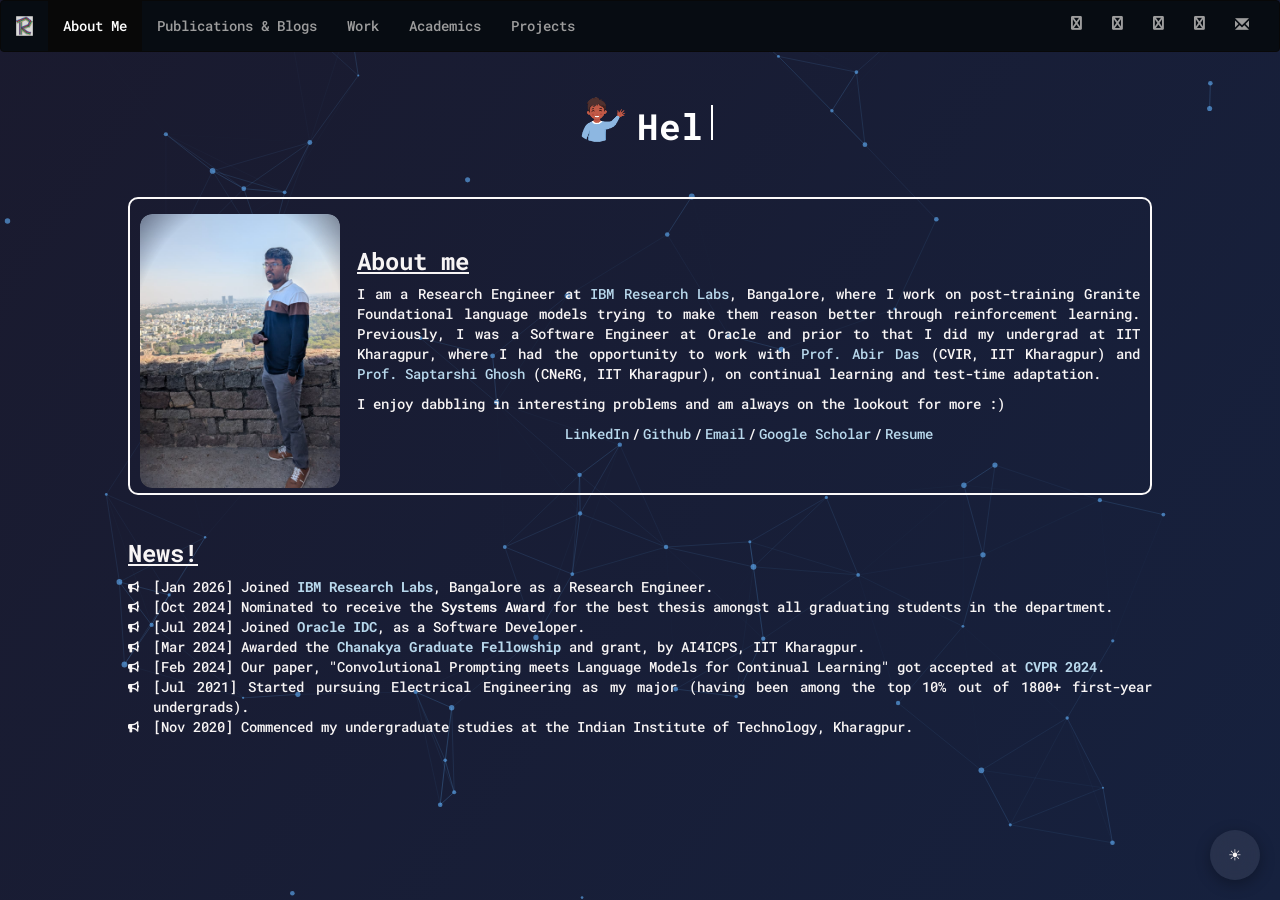
<file: index.html>
<html>
<head>
    <meta charset="utf-8">
    <meta http-equiv="X-UA-Compatible" content="IE=edge">
    <meta name="viewport" content="width=device-width, initial-scale=1, maximum-scale=1.0, userscalable=no">
	<title>Riddhiman Moulick</title>

	<link href="css/bootstrap.min.css" rel="stylesheet">
    <link href="css/my_styles.css" rel="stylesheet">
    <link rel="stylesheet" href="https://maxcdn.bootstrapcdn.com/font-awesome/4.4.0/css/font-awesome.min.css">
    <link rel="icon" href="./images/R_logo.png">
    <link rel="stylesheet" href="https://cdnjs.cloudflare.com/ajax/libs/font-awesome/6.0.0-beta3/css/all.min.css">
    <link rel="stylesheet" href="https://fonts.googleapis.com/css2?family=Roboto+Mono:wght@300;900&display=swap">
    <script src="js/jquery2-2-0.js"></script>
	<script src="js/bootstrap.min.js"></script>
  <script src="js/my_styles.js"></script>
    <script>
        $(function(){
            $("[data-toggle='tooltip']").tooltip();
        })
    </script>
</head>
<body>
    <!-- Network Background Canvas -->
    <canvas id="networkBg"></canvas>

    <nav id="main-nav" class="navbar navbar-inverse">  
        <div class="container-fluid">
            <div class="navbar-header">
              <button type="button" class="navbar-toggle" data-toggle="collapse" data-target=".bs-js-navbar-scrollspy">
              <span class="icon-bar"></span>
              <span class="icon-bar"></span>
              <span class="icon-bar"></span> 
              </button>
              <a class="navbar-brand" href="#">
                <img src="images/R_logo.png" class="logo" alt="logo">
              </a>
            </div>
        <div class="collapse navbar-collapse bs-js-navbar-scrollspy" id="myNavbar">
          <ul class="nav navbar-nav">
            <li class="active"><a href="#about">About Me</a></li>
            <li><a href="publications/publications.html">Publications & Blogs</a></li>
            <li><a href="experience/experience.html">Work</a></li>
            <li><a href="education/education.html">Academics</a></li>
            <li><a href="projects/projects.html">Projects</a></li>
            <!-- <li><a href="#hobbies">Hobbies</a></li> -->
          </ul>
          <ul class="nav navbar-nav navbar-right">
            <li><a href="https://www.linkedin.com/in/riddhiman-moulick-072354204/" target="_blank"><i class="fa fa-linkedin-square"></i></a></li>
            <li><a href="https://github.com/Riddhiman-M" target="_blank"><i class="fa fa-github"></i></a></li>
            <li><a href="https://twitter.com/Riddhiman003" target="_blank"><i class="fa fa-twitter-square"></i></a></li>
            <li><a href="https://www.facebook.com/riddhiman.moulick/" target="_blank"><i class="fa fa-facebook-official"></i></a></li>
            <li><a href="mailto: riddhimanmoulick@gmail.com"><span class="glyphicon glyphicon-envelope" ></span></a></li>
          </ul>            
          <!-- <form class="navbar-form navbar-right">
             <div class="form-group">
                 <input type="text" class="form-control" placeholder="Search">
             </div>
             <button type="submit" class="btn btn-danger">Submit</button>
              </form> -->
        </div>  
       </div>  
     </nav>


     <!-- <div data-spy="scroll" data-target="#main-nav" data-offset="0" style="height: 100%; overflow-y: scroll;"> -->
        <!-- Adding my name as page header-->
        <div class="typing-container">
          <img src="images/waving_boy_noBG.png" alt="waving-boy" height="60px">
          <h1><b> </b></h1>
          <h1><b><span id="sentence" class="sentence"></span></b></h1>
          <span class="input-cursor"></span>
        </div>
        <script>
          window.onload = function() {
            const sentence = "Hello World!";
            const eleRef = "#sentence";
            typeSentence(sentence, eleRef);
          };
        </script>
        <section id="about">
            <div class="about">
                <img class="self" src="images/self_hyd_profile.jpeg" alt="self" width="200px" id="Me">
                <div class="media">
                       <a class="pull-left" href="#">
                            <img class="self" src="images/self_hyd_profile.jpeg" alt="self" width="200px">
                       </a>
                    <div class="media-body">
                    <h3 class="mt-0"><b><u>About me</u></b></h3>
                    <p>
                      <!-- I'm a Research Engineer at <a href="https://research.ibm.com/" target="_blank">IBM Research Labs</a> in Bangalore,
                      where I work on making large language models reason better through reinforcement learning.
                      Before this, I spent time at Oracle building ML-powered developer tools.
                      I did my undergrad at IIT Kharagpur, where I got to explore continual learning and domain adaptation
                      with <a href="https://cse.iitkgp.ac.in/~adas/index.php">Prof. Abir Das</a> and
                      <a href="https://sites.google.com/site/saptarshighosh/">Prof. Saptarshi Ghosh</a>. -->
                      I am a Research Engineer at <a href="https://research.ibm.com/" target="_blank">IBM Research Labs</a>, Bangalore,
                      where I work on post-training Granite Foundational  language models trying to make them reason better through reinforcement learning.
                      
                      Previously, I was a Software Engineer at Oracle and prior to that I did my undergrad at IIT Kharagpur, where I had the opportunity to work with
                       <a href="https://cse.iitkgp.ac.in/~adas/index.php">Prof. Abir Das</a> (CVIR, IIT Kharagpur) and 
                       <a href="https://sites.google.com/site/saptarshighosh/">Prof. Saptarshi  Ghosh</a> (CNeRG, IIT Kharagpur),
                      on continual learning and test-time adaptation.
                    </p>
                        <!-- <p>I'm a final year undergraduate student at IIT Kharagpur,
                            pursuing my Major in Electrical Engineering and a Minor in Computer Science and Engineering.
                            I have a keen interest in programming, software development, and deep learning, 
                            with a strong inclination to explore the fields of multimodal AI and transferrable knowledge systems.
                        </p>
                        <p>
                          As part of my undergraduate thesis, I'm being supervised by <a href="https://cse.iitkgp.ac.in/~adas/index.php">Prof. Abir Das</a> (Computer Vision and Intelligence Research Lab, IIT Kharagpur),
                          where I'm working in the field of continual learning.
                        </p> -->
                        <p>
                          I enjoy dabbling in interesting problems and am always on the lookout for more :) <br>
                          <!-- Outside work I enjoy playing table-tennis, and watching and vibing over movies and music. -->
                          <!-- to chat about tech, ML, sports, stocks or movies! -->
                        </p>
                        <!-- <div class="button-container">
                          <a href="info/Riddhiman_Resume_23.pdf" target="_blank"><button type="button" class="btn btn-info">View Resume</button></a>
                        </div> -->
                        <p style="display: flex; justify-content: center;">
                          <a href="https://www.linkedin.com/in/riddhiman-moulick-072354204/" target="_blank"> LinkedIn </a>
                          <span style="padding: 0 3px;">/</span>
                          <a href="https://github.com/Riddhiman-M" target="_blank"> Github </a>
                          <span style="padding: 0 3px;">/</span>
                          <a href="mailto: riddhimanmoulick@gmail.com" target="_blank">Email</a>
                          <span style="padding: 0 3px;">/</span>
                          <a href="https://scholar.google.com/citations?user=LY-NpskAAAAJ&hl=en" target="_blank">Google Scholar</a>
                          <span style="padding: 0 3px;">/</span>
                          <a href="info/Resume_Riddhiman26.pdf" target="_blank">Resume</a>
                        </p>
                        <br>
                    </div>
                </div>
            </div>
        </section>

        <section id="notices">
            <!-- <div class="container"> -->
                <h3 class="bd-title top-spacing section-title"><b><u>News!</u></b></h3>
                <ul class="list-group">
                    <li><span class="date">[Jan 2026]</span> Joined <b><a href="https://research.ibm.com/" target="_blank">IBM Research Labs</a></b>, Bangalore as a Research Engineer.</li>
                    <li><span class="date">[Oct 2024]</span> Nominated to receive the <b>Systems Award</b> for the best thesis amongst all graduating students in the department.</li>
                    <li><span class="date">[Jul 2024]</span> Joined <b><a href="https://www.oracle.com/" target="_blank">Oracle IDC</a></b>, as a Software Developer.</li>
                    <li><span class="date">[Mar 2024]</span> Awarded the <b><a href="https://ai4icps.in/circulars" target="_blank">
                        Chanakya Graduate Fellowship</a></b> and grant, by AI4ICPS, IIT Kharagpur.</li>
                    <li><span class="date">[Feb 2024]</span> Our paper, "Convolutional Prompting meets Language Models for Continual Learning" got accepted at <b><a href="https://cvpr.thecvf.com/" target="_blank">CVPR 2024</a></b>.</li>
                    <li><span class="date">[Jul 2021]</span> Started pursuing Electrical Engineering as my major (having been among the top 10% out of 1800+ first-year undergrads).</li>
                    <li><span class="date">[Nov 2020]</span> Commenced my undergraduate studies at the Indian Institute of Technology, Kharagpur.</li>
                </ul>
                
            <!-- </div> -->
        </section>

        
        
     </div>
     <div class="footer1">
      <footer class="text-center text-lg-start">
      
        <!-- Copyright -->
        <div class="text-center p-3" style="background-color: rgba(17, 30, 12, 0.2);">
          <!-- © 2026 Copyright: -->
          <!-- <a class="text-dark" href="#">Riddhiman Moulick</a> -->
        </div>
        <!-- Copyright -->
      </footer>

    <!-- Theme Toggle Button -->
    <button class="theme-toggle" id="themeToggle" aria-label="Toggle theme">
        🌙
    </button>

    <script>
        // Theme Toggle
        const toggle = document.getElementById('themeToggle');
        const root = document.documentElement;

        const savedTheme = localStorage.getItem('theme') || 'dark';
        root.setAttribute('data-theme', savedTheme);
        toggle.textContent = savedTheme === 'light' ? '🌙' : '☀️';

        toggle.addEventListener('click', () => {
            const current = root.getAttribute('data-theme');
            const next = current === 'light' ? 'dark' : 'light';
            root.setAttribute('data-theme', next);
            localStorage.setItem('theme', next);
            toggle.textContent = next === 'light' ? '🌙' : '☀️';
        });

        // Network Background Animation
        const canvas = document.getElementById('networkBg');
        const ctx = canvas.getContext('2d');
        let particles = [];

        function resize() {
            canvas.width = window.innerWidth;
            canvas.height = window.innerHeight;
        }

        function getThemeColors() {
            const isLight = root.getAttribute('data-theme') === 'light';
            return {
                bg1: isLight ? '#667eea' : '#1a1a2e',
                bg2: isLight ? '#764ba2' : '#16213e',
                particle: isLight ? 'rgba(255,255,255,0.7)' : 'rgba(100,180,255,0.6)',
                line: isLight ? 'rgba(255,255,255,' : 'rgba(100,180,255,'
            };
        }

        class Particle {
            constructor() {
                this.x = Math.random() * canvas.width;
                this.y = Math.random() * canvas.height;
                this.vx = (Math.random() - 0.5) * 0.5;
                this.vy = (Math.random() - 0.5) * 0.5;
                this.radius = Math.random() * 2 + 1;
            }
            update() {
                this.x += this.vx;
                this.y += this.vy;
                if (this.x < 0 || this.x > canvas.width) this.vx *= -1;
                if (this.y < 0 || this.y > canvas.height) this.vy *= -1;
            }
            draw(color) {
                ctx.beginPath();
                ctx.arc(this.x, this.y, this.radius, 0, Math.PI * 2);
                ctx.fillStyle = color;
                ctx.fill();
            }
        }

        function init() {
            resize();
            particles = [];
            const count = Math.floor((canvas.width * canvas.height) / 15000);
            for (let i = 0; i < Math.min(count, 100); i++) {
                particles.push(new Particle());
            }
        }

        function drawLines(colors) {
            const maxDist = 150;
            for (let i = 0; i < particles.length; i++) {
                for (let j = i + 1; j < particles.length; j++) {
                    const dx = particles[i].x - particles[j].x;
                    const dy = particles[i].y - particles[j].y;
                    const dist = Math.sqrt(dx * dx + dy * dy);
                    if (dist < maxDist) {
                        const opacity = (1 - dist / maxDist) * 0.5;
                        ctx.beginPath();
                        ctx.moveTo(particles[i].x, particles[i].y);
                        ctx.lineTo(particles[j].x, particles[j].y);
                        ctx.strokeStyle = colors.line + opacity + ')';
                        ctx.lineWidth = 0.5;
                        ctx.stroke();
                    }
                }
            }
        }

        function animate() {
            const colors = getThemeColors();

            // Draw gradient background
            const gradient = ctx.createLinearGradient(0, 0, canvas.width, canvas.height);
            gradient.addColorStop(0, colors.bg1);
            gradient.addColorStop(1, colors.bg2);
            ctx.fillStyle = gradient;
            ctx.fillRect(0, 0, canvas.width, canvas.height);

            particles.forEach(p => {
                p.update();
                p.draw(colors.particle);
            });

            drawLines(colors);
            requestAnimationFrame(animate);
        }

        window.addEventListener('resize', init);
        init();
        animate();
    </script>

</body>
</html>
</file>
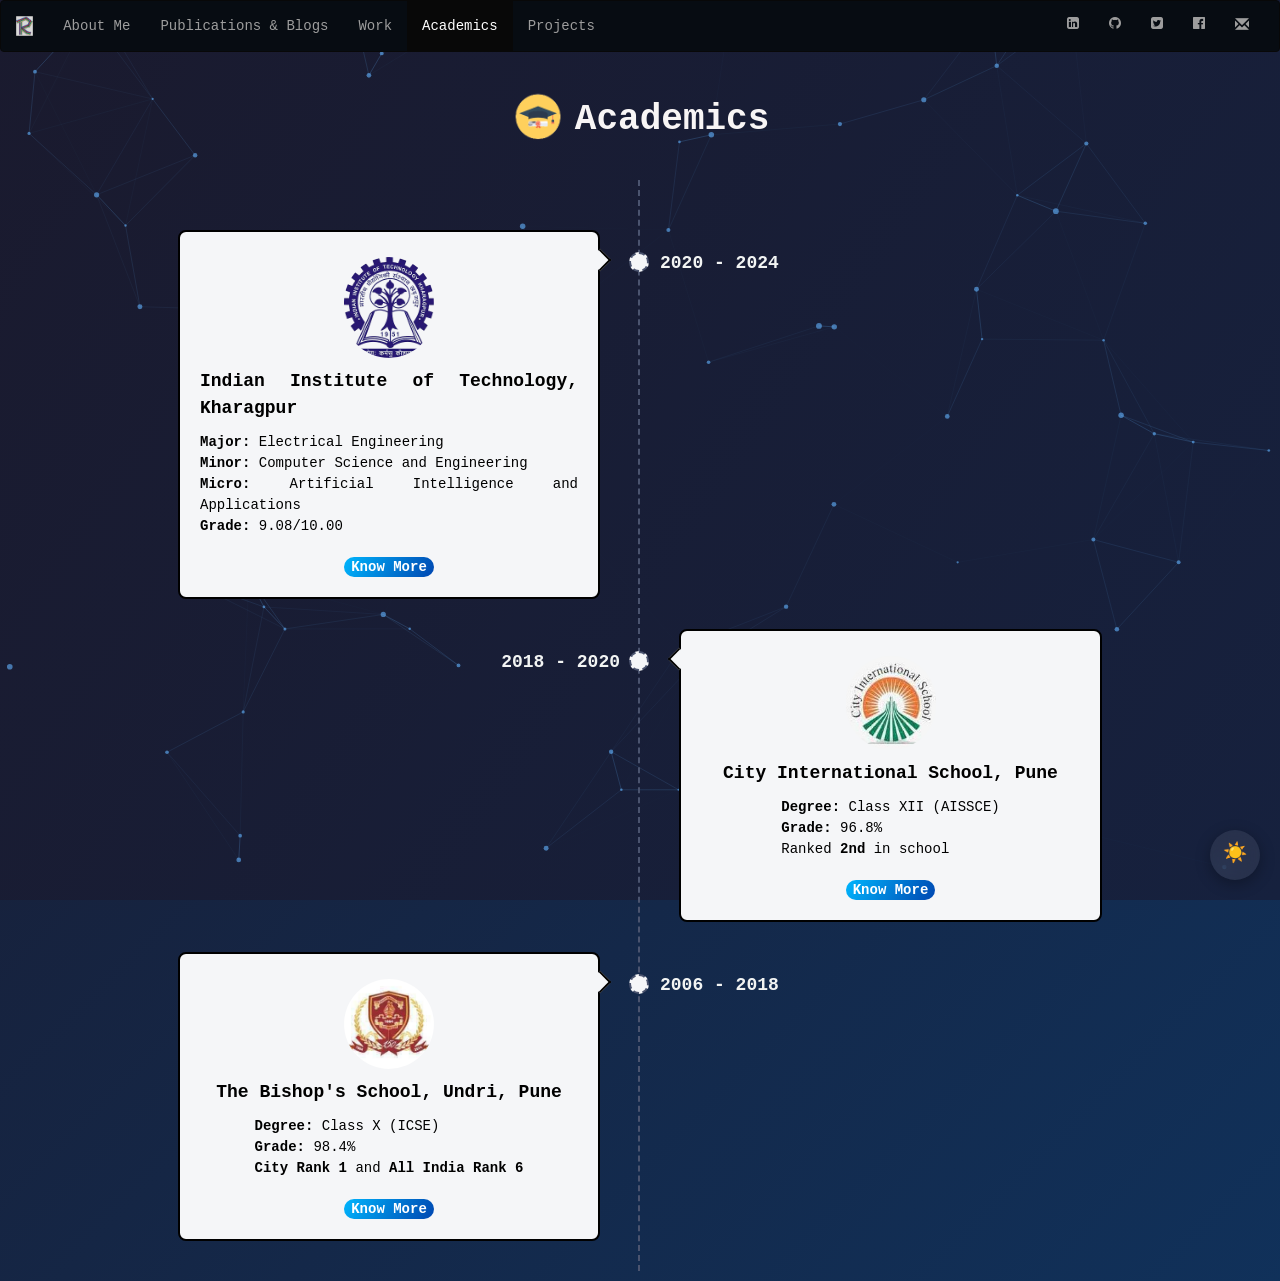
<file: education/education.html>
<html>
<head>
    <meta charset="utf-8">
    <meta http-equiv="X-UA-Compatible" content="IE=edge">
    <meta name="viewport" content="width=device-width, initial-scale=1, maximum-scale=1.0, userscalable=no">
	<title>Riddhiman Moulick</title>

	<link href="../css/bootstrap.min.css" rel="stylesheet">
    <link href="../css/my_styles.css" rel="stylesheet">
    <link rel="stylesheet" href="https://maxcdn.bootstrapcdn.com/font-awesome/4.4.0/css/font-awesome.min.css">
    <link rel="icon" href="../images/R_logo.png">
    <script src="../js/jquery2-2-0.js"></script>
	<script src="../js/bootstrap.min.js"></script>
    <script>
        $(function(){
            $("[data-toggle='tooltip']").tooltip();
        })
    </script>
</head>
<body>
    <!-- Network Background Canvas -->
    <canvas id="networkBg"></canvas>

    <nav id="main-nav" class="navbar navbar-inverse">  
        <div class="container-fluid">
            <div class="navbar-header">
              <button type="button" class="navbar-toggle" data-toggle="collapse" data-target=".bs-js-navbar-scrollspy">
              <span class="icon-bar"></span>
              <span class="icon-bar"></span>
              <span class="icon-bar"></span> 
              </button>
              <a class="navbar-brand" href="#">
                <img src="../images/R_logo.png" class="logo" alt="logo">
              </a>
            </div>
        <div class="collapse navbar-collapse bs-js-navbar-scrollspy" id="myNavbar">
          <ul class="nav navbar-nav">
            <li><a href="../index.html">About Me</a></li>
            <li><a href="../publications/publications.html">Publications & Blogs</a></li>
            <li><a href="../experience/experience.html">Work</a></li>
            <li class="active"><a href="#academics">Academics</a></li>
            <li><a href="../projects/projects.html">Projects</a></li>
            <!-- <li><a href="#hobbies">Hobbies</a></li> -->
          </ul>
          <ul class="nav navbar-nav navbar-right">
            <li><a href="https://www.linkedin.com/in/riddhiman-moulick-072354204/" target="_blank"><i class="fa fa-linkedin-square"></i></a></li>
            <li><a href="https://github.com/Riddhiman-M" target="_blank"><i class="fa fa-github"></i></a></li>
            <li><a href="https://twitter.com/Riddhiman003" target="_blank"><i class="fa fa-twitter-square"></i></a></li>
            <li><a href="https://www.facebook.com/riddhiman.moulick/" target="_blank"><i class="fa fa-facebook-official"></i></a></li>
            <li><a href="mailto: riddhimanmoulick@gmail.com"><span class="glyphicon glyphicon-envelope" ></span></a></li>
          </ul>            
          <!-- <form class="navbar-form navbar-right">
             <div class="form-group">
                 <input type="text" class="form-control" placeholder="Search">
             </div>
             <button type="submit" class="btn btn-danger">Submit</button>
              </form> -->
        </div>  
       </div>  
     </nav>


     <!-- <div data-spy="scroll" data-target="#main-nav" data-offset="0" style="height: 100%; overflow-y: scroll;"> -->

        <section id="academics">
            <!-- <h3><b><u>Education</u></b></h3> -->
            <div class="typing-container2">
                <img src="../images/education_icon.png" alt="education_icon" height="50px">
                <h1><b><span id="sentence" class="sentence">Academics</span></b></h1>
              </div>
            <div class="timeline">
                    <div class="timeline-row">
                        <div class="timeline-time">
                            <h4><b>2020 - 2024</b></h4>
                        </div>
                        <div class="timeline-content">
                            <img src="../images/KGP-logo.png" alt="KGP-Logo">
                            <h4><strong>Indian Institute of Technology, Kharagpur</strong></h4>
                            <p><span style="font-size:1em; margin-bottom: 0.5em;"><b>Major: </b>Electrical Engineering</span><br>
                                <span style="font-size:1em; margin-bottom: 0.5em;"><b>Minor: </b>Computer Science and Engineering</span><br>
                                <span style="font-size:1em; margin-bottom: 0.5em;"><b>Micro: </b>Artificial Intelligence and Applications</span><br>
                                <span style="font-size:1em; margin-bottom: 0.5em;"><b>Grade: </b>9.08/10.00</span></p>
                            <!-- <div class="thumbs">
                                <img class="img-fluid rounded" src="https://bootdey.com/img/Content/avatar/avatar1.png" alt="Maxwell Admin">
                                <img class="img-fluid rounded" src="https://bootdey.com/img/Content/avatar/avatar2.png" alt="Maxwell Admin">
                                <img class="img-fluid rounded" src="https://bootdey.com/img/Content/avatar/avatar3.png" alt="Maxwell Admin">
                            </div> -->
                            <div class="">
                                <a href="../info/Transcript.pdf" target="_blank" class="badge badge-pill">Know More</a>
                            </div>
                        </div>
                    </div>
            
                    <div class="timeline-row">
                        <div class="timeline-time">
                            <h4><b>2018 - 2020</b></h4>
                        </div>
                        <div class="timeline-content">
                            <img src="../images/CIS_logo_copy.jpg" alt="CIS_Logo">
                            <h4><strong>City International School, Pune</strong></h4>
                            <p><span style="font-size:1em; margin-bottom: 0.5em;"><b>Degree: </b>Class XII (AISSCE)</span><br>
                                <span style="font-size:1em; margin-bottom: 0.5em;"><b>Grade: </b>96.8%</span><br>
                                <span style="font-size:1em; margin-bottom: 0.5em;">Ranked <b>2nd</b> in school</span><br></p>
                            <!-- <p>
                                Maxwell Admin Dashboard contains C3 graphs, flot graphs, data tables, calendar.
                            </p> -->
                            <div class="">
                                <a href="http://www.cityinternationalschoolwanowrie.com/images/cbse-toppers.pdf" target="_blank" class="badge badge-pill">Know More</a>
                            </div>
                        </div>
                    </div>
            
            
                    <div class="timeline-row">
                        <div class="timeline-time">
                            <h4><b>2006 - 2018</b></h4>
                        </div>
                        <div class="timeline-content">
                            <img src="../images/bishops_logo.jpg" alt="Bishops_Logo">
                            <!-- <i class="icon-change_history"></i> -->
                            <h4><strong>The Bishop's School, Undri, Pune</strong></h4>
                            <!-- <p class="no-margin">Maxwell Admin dashboard includes invoice, profile, tasks, gallery, projects, maintanence.</p> -->
                            <p><span style="font-size:1em; margin-bottom: 0.5em;"><b>Degree: </b>Class X (ICSE)</span><br>
                                <span style="font-size:1em; margin-bottom: 0.5em;"><b>Grade: </b>98.4%</span><br>
                                <span style="font-size:1em; margin-bottom: 0.5em;"><b>City Rank 1</b> and <b>All India Rank 6</b></span><br></p>
                            <div>
                                <a href="https://timesofindia.indiatimes.com/city/pune/done-high-90-scores-full-marks-in-subjects-bring-cheer-to-icse-schools/articleshow/64165885.cms" target="_blank" class="badge badge-pill">Know More</a>
                            </div>
                        </div>
                    </div>
            
                </div>
        </section>

        
        

     <!-- </div> -->
     <div class="footer1">
      <footer class="text-center text-lg-start">
            
          
        <!-- Copyright -->
        <div class="text-center p-3" style="background-color: rgba(17, 30, 12, 0.2);">
          <!-- © 2026 Copyright:
          <a class="text-dark" href="#">Riddhiman Moulick</a> -->
        </div>
        <!-- Copyright -->
      </footer>
     </div>

    <!-- Theme Toggle Button -->
    <button class="theme-toggle" id="themeToggle" aria-label="Toggle theme">🌙</button>

    <script>
        const toggle = document.getElementById('themeToggle');
        const root = document.documentElement;
        const savedTheme = localStorage.getItem('theme') || 'dark';
        root.setAttribute('data-theme', savedTheme);
        toggle.textContent = savedTheme === 'light' ? '🌙' : '☀️';
        toggle.addEventListener('click', () => {
            const next = root.getAttribute('data-theme') === 'light' ? 'dark' : 'light';
            root.setAttribute('data-theme', next);
            localStorage.setItem('theme', next);
            toggle.textContent = next === 'light' ? '🌙' : '☀️';
        });

        const canvas = document.getElementById('networkBg');
        const ctx = canvas.getContext('2d');
        let particles = [];
        function resize() { canvas.width = window.innerWidth; canvas.height = window.innerHeight; }
        function getColors() {
            const isLight = root.getAttribute('data-theme') === 'light';
            return { bg1: isLight ? '#667eea' : '#1a1a2e', bg2: isLight ? '#764ba2' : '#16213e',
                particle: isLight ? 'rgba(255,255,255,0.7)' : 'rgba(100,180,255,0.6)',
                line: isLight ? 'rgba(255,255,255,' : 'rgba(100,180,255,' };
        }
        class Particle {
            constructor() { this.x = Math.random() * canvas.width; this.y = Math.random() * canvas.height;
                this.vx = (Math.random() - 0.5) * 0.5; this.vy = (Math.random() - 0.5) * 0.5; this.radius = Math.random() * 2 + 1; }
            update() { this.x += this.vx; this.y += this.vy;
                if (this.x < 0 || this.x > canvas.width) this.vx *= -1;
                if (this.y < 0 || this.y > canvas.height) this.vy *= -1; }
            draw(c) { ctx.beginPath(); ctx.arc(this.x, this.y, this.radius, 0, Math.PI * 2); ctx.fillStyle = c; ctx.fill(); }
        }
        function init() { resize(); particles = [];
            for (let i = 0; i < Math.min(Math.floor((canvas.width * canvas.height) / 15000), 100); i++) particles.push(new Particle()); }
        function animate() {
            const c = getColors();
            const g = ctx.createLinearGradient(0, 0, canvas.width, canvas.height);
            g.addColorStop(0, c.bg1); g.addColorStop(1, c.bg2);
            ctx.fillStyle = g; ctx.fillRect(0, 0, canvas.width, canvas.height);
            particles.forEach(p => { p.update(); p.draw(c.particle); });
            for (let i = 0; i < particles.length; i++) for (let j = i + 1; j < particles.length; j++) {
                const dx = particles[i].x - particles[j].x, dy = particles[i].y - particles[j].y, d = Math.sqrt(dx*dx + dy*dy);
                if (d < 150) { ctx.beginPath(); ctx.moveTo(particles[i].x, particles[i].y); ctx.lineTo(particles[j].x, particles[j].y);
                    ctx.strokeStyle = c.line + ((1 - d/150) * 0.5) + ')'; ctx.lineWidth = 0.5; ctx.stroke(); } }
            requestAnimationFrame(animate);
        }
        window.addEventListener('resize', init); init(); animate();
    </script>

</body>
</html>
</file>
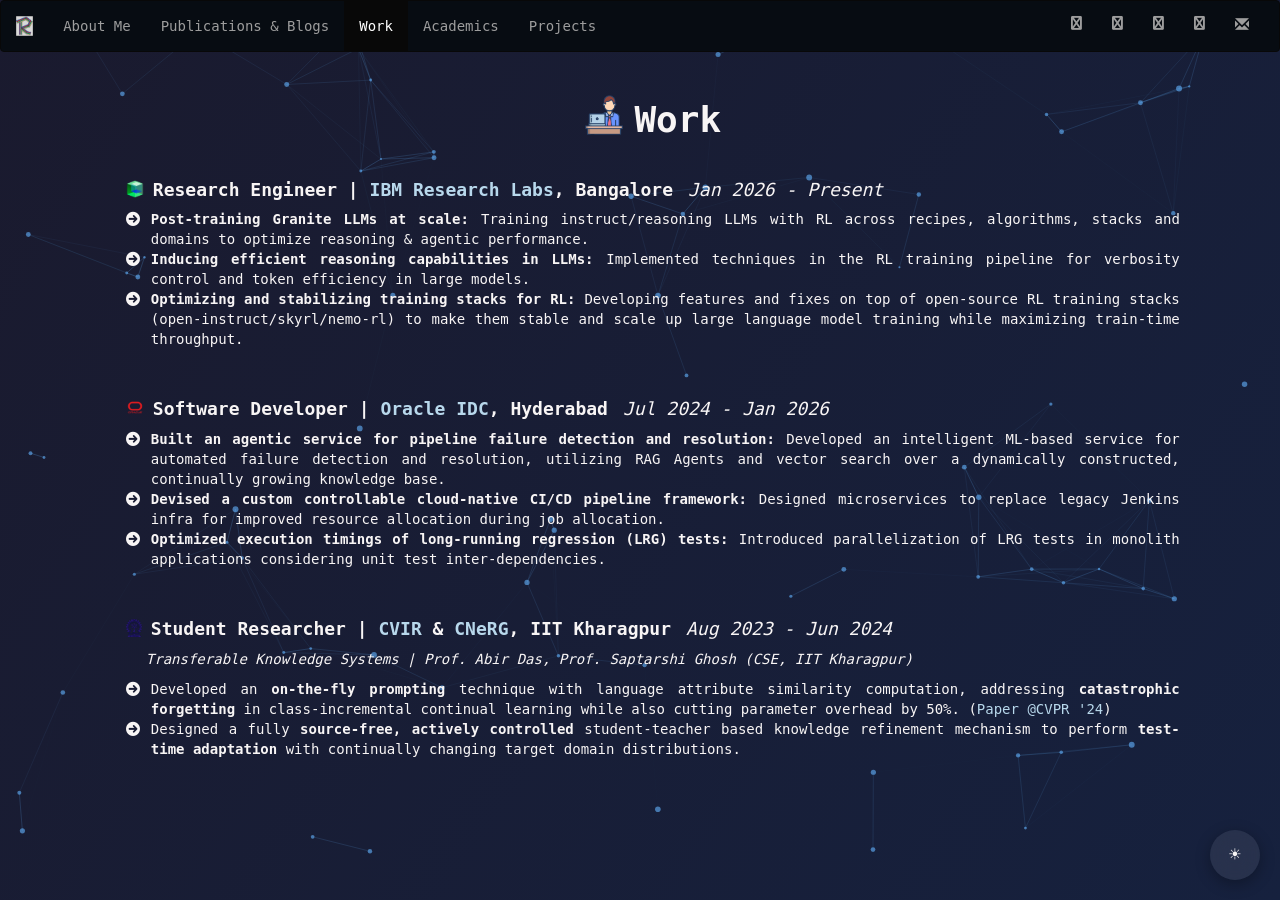
<file: experience/experience.html>
<html>
<head>
    <meta charset="utf-8">
    <meta http-equiv="X-UA-Compatible" content="IE=edge">
    <meta name="viewport" content="width=device-width, initial-scale=1, maximum-scale=1.0, userscalable=no">
	<title>Riddhiman Moulick</title>

	<link href="../css/bootstrap.min.css" rel="stylesheet">
    <link href="../css/my_styles.css" rel="stylesheet">
    <link rel="stylesheet" href="https://maxcdn.bootstrapcdn.com/font-awesome/4.4.0/css/font-awesome.min.css">
    <link rel="stylesheet" href="https://cdnjs.cloudflare.com/ajax/libs/font-awesome/6.0.0-beta3/css/all.min.css">
    <link rel="icon" href="../images/R_logo.png">
    <script src="../js/jquery2-2-0.js"></script>
	<script src="../js/bootstrap.min.js"></script>
    <script>
        $(function(){
            $("[data-toggle='tooltip']").tooltip();
        })
    </script>
</head>
<body>
    <!-- Network Background Canvas -->
    <canvas id="networkBg"></canvas>

    <nav id="main-nav" class="navbar navbar-inverse">  
        <div class="container-fluid">
            <div class="navbar-header">
              <button type="button" class="navbar-toggle" data-toggle="collapse" data-target=".bs-js-navbar-scrollspy">
              <span class="icon-bar"></span>
              <span class="icon-bar"></span>
              <span class="icon-bar"></span> 
              </button>
              <a class="navbar-brand" href="#">
                <img src="../images/R_logo.png" class="logo" alt="logo">
              </a>
            </div>
        <div class="collapse navbar-collapse bs-js-navbar-scrollspy" id="myNavbar">
          <ul class="nav navbar-nav">
            <li><a href="../index.html">About Me</a></li>
            <li><a href="../publications/publications.html">Publications & Blogs</a></li>
            <li class="active"><a href="#experience">Work</a></li>
            <li><a href="../education/education.html">Academics</a></li>
            <li><a href="../projects/projects.html">Projects</a></li>
            <!-- <li><a href="#hobbies">Hobbies</a></li> -->
          </ul>
          <ul class="nav navbar-nav navbar-right">
            <li><a href="https://www.linkedin.com/in/riddhiman-moulick-072354204/" target="_blank"><i class="fa fa-linkedin-square"></i></a></li>
            <li><a href="https://github.com/Riddhiman-M" target="_blank"><i class="fa fa-github"></i></a></li>
            <li><a href="https://twitter.com/Riddhiman003" target="_blank"><i class="fa fa-twitter-square"></i></a></li>
            <li><a href="https://www.facebook.com/riddhiman.moulick/" target="_blank"><i class="fa fa-facebook-official"></i></a></li>
            <li><a href="mailto: riddhimanmoulick@gmail.com"><span class="glyphicon glyphicon-envelope" ></span></a></li>
          </ul>            
          <!-- <form class="navbar-form navbar-right">
             <div class="form-group">
                 <input type="text" class="form-control" placeholder="Search">
             </div>
             <button type="submit" class="btn btn-danger">Submit</button>
              </form> -->
        </div>  
       </div>  
     </nav>


     <!-- <div data-spy="scroll" data-target="#main-nav" data-offset="0" style="height: 100%; overflow-y: scroll;"> -->

        <section id="experience">
            <!-- <div class="container"> -->
                <div class="row">
                <!-- <h3 class="bd-title top-spacing section-title"><b><u>Work Experience</u></b></h3> -->
                <div class="typing-container3">
                    <img src="../images/work_icon.png" alt="work_icon" height="40px">
                    <h1><b> </b></h1>
                    <h1><b><span id="sentence" class="sentence">Work</span></b></h1>
                  </div>
                <h4><img src="../images/granite.png" alt="Granite-Logo" class="logo2"> <b>
                    Research Engineer | <a href="https://research.ibm.com/" target="_blank">IBM Research Labs</a>, Bangalore</b> <span style="float:right; font-weight:normal; margin-left: 15px;"><i>Jan 2026 - Present</i></span></h4><br>
                <ul class="list-group">
                    <li><b>Post-training Granite LLMs at scale:</b> Training instruct/reasoning LLMs with RL across recipes, algorithms, stacks and domains to optimize reasoning & agentic performance.</li>
                    <li><b>Inducing efficient reasoning capabilities in LLMs:</b> Implemented techniques in the RL training pipeline for verbosity control and token efficiency in large models.</li>
                    <li><b>Optimizing and stabilizing training stacks for RL:</b> Developing features and fixes on top of open-source RL training stacks (open-instruct/skyrl/nemo-rl) to make them stable and scale up large language model training while maximizing train-time throughput.</li>
                </ul>

                <br>
                <h4><img src="../images/Oracle-Logo.png" alt="Oracle-Logo" class="logo2"> <b>
                    Software Developer | <a href="https://www.oracle.com/" target="_blank">Oracle IDC</a>, Hyderabad</b> <span style="float:right; font-weight:normal; margin-left: 15px;"><i>Jul 2024 - Jan 2026</i></span></h4><br>
                <ul class="list-group">
                    <li><b>Built an agentic service for pipeline failure detection and resolution:</b> Developed an intelligent ML-based service for automated failure detection and resolution, utilizing RAG Agents and vector search over a dynamically constructed, continually growing knowledge base.</li>
                    <li><b>Devised a custom controllable cloud-native CI/CD pipeline framework:</b> Designed microservices to replace legacy Jenkins infra for improved resource allocation during job allocation.</li>
                    <li><b>Optimized execution timings of long-running regression (LRG) tests:</b> Introduced parallelization of LRG tests in monolith applications considering unit test inter-dependencies.</li>
                </ul>

                <br>
                <h4><img src="../images/KGP-logo.png" alt="KGP-Logo" class="logo2"> <b>
                    Student Researcher | <a href="https://cse.iitkgp.ac.in/~adas/cvir.php" target="_blank">CVIR</a> & <a href="https://cnerg-iitkgp.github.io/" target="_blank">CNeRG</a>, IIT Kharagpur</b> <span style="float:right; font-weight:normal; margin-left: 15px;"><i>Aug 2023 - Jun 2024</i></span></h4><br>
                <p style="margin-left: 20px;"><i>Transferable Knowledge Systems | Prof. Abir Das, Prof. Saptarshi Ghosh (CSE, IIT Kharagpur)</i></p>
                <ul class="list-group">
                    <li>Developed an <b>on-the-fly prompting</b> technique with language attribute similarity computation, addressing <b>catastrophic forgetting</b> in class-incremental continual learning while also cutting parameter overhead by 50%. (<a href="../publications/publications.html">Paper @CVPR '24</a>)</li>
                    <li>Designed a fully <b>source-free, actively controlled</b> student-teacher based knowledge refinement mechanism to perform <b>test-time adaptation</b> with continually changing target domain distributions.</li>
                </ul>
                </div>
            <!-- </div> -->
        </section>

        <!-- <section id="hobbies">
            <p>Lorem ipsum dolor sit amet, consectetur adipiscing elit.
                Donec et egestas ante, quis aliquam elit. Ut eu facilisis arcu. Morbi elementum, leo eget rhoncus maximus, eros velit bibendum quam, at consectetur ante justo et risus.
                In hac habitasse platea dictumst. Praesent dolor erat, lacinia at mi in, tristique placerat urna. Mauris egestas justo ut odio molestie faucibus.
                Maecenas in nisi a odio accumsan hendrerit. Nunc euismod bibendum accumsan. Nulla lobortis feugiat lectus vel tempor.</p>
        </section> -->

        <!-- <div class="footer">
            <p style="color: #777;">© 2023 Riddhiman Moulick </p>
            <div class="centered-text">
                <i><h5><p id="conclusion1">All that glisters is not gold ~ Thomas Alva Edison</p></h5></i>
            </div>

            <div class="centered-text">
                <i><p style="font-family:'alexbrush'" id="conclusion2"> Thanks for visiting! </p></i>
            </div>
        </div> -->

        <!-- <div class="container" id="footer">
            <div class="row-1">
                <p style="color: #777;">© 2023 Riddhiman Moulick </p>
            </div>

            <div class="row-2">
                <i><h5><p id="conclusion1">All that glisters is not gold ~ Thomas Alva Edison</p></h5></i>
            </div>

            <div class="row-3">
                <i><p style="font-family:'alexbrush'" id="conclusion2"> Thanks for visiting! </p></i>
            </div>
        </div> -->

     <!-- </div> -->
     <div class="footer1">
      <footer class="text-center text-lg-start">
            
          
        <!-- Copyright -->
        <div class="text-center p-3" style="background-color: rgba(17, 30, 12, 0.2);">
          <!-- © 2026 Copyright:
          <a class="text-dark" href="#">Riddhiman Moulick</a> -->
        </div>
        <!-- Copyright -->
      </footer>
     </div>

    <!-- Theme Toggle Button -->
    <button class="theme-toggle" id="themeToggle" aria-label="Toggle theme">🌙</button>

    <script>
        const toggle = document.getElementById('themeToggle');
        const root = document.documentElement;
        const savedTheme = localStorage.getItem('theme') || 'dark';
        root.setAttribute('data-theme', savedTheme);
        toggle.textContent = savedTheme === 'light' ? '🌙' : '☀️';
        toggle.addEventListener('click', () => {
            const next = root.getAttribute('data-theme') === 'light' ? 'dark' : 'light';
            root.setAttribute('data-theme', next);
            localStorage.setItem('theme', next);
            toggle.textContent = next === 'light' ? '🌙' : '☀️';
        });

        const canvas = document.getElementById('networkBg');
        const ctx = canvas.getContext('2d');
        let particles = [];
        function resize() { canvas.width = window.innerWidth; canvas.height = window.innerHeight; }
        function getColors() {
            const isLight = root.getAttribute('data-theme') === 'light';
            return { bg1: isLight ? '#667eea' : '#1a1a2e', bg2: isLight ? '#764ba2' : '#16213e',
                particle: isLight ? 'rgba(255,255,255,0.7)' : 'rgba(100,180,255,0.6)',
                line: isLight ? 'rgba(255,255,255,' : 'rgba(100,180,255,' };
        }
        class Particle {
            constructor() { this.x = Math.random() * canvas.width; this.y = Math.random() * canvas.height;
                this.vx = (Math.random() - 0.5) * 0.5; this.vy = (Math.random() - 0.5) * 0.5; this.radius = Math.random() * 2 + 1; }
            update() { this.x += this.vx; this.y += this.vy;
                if (this.x < 0 || this.x > canvas.width) this.vx *= -1;
                if (this.y < 0 || this.y > canvas.height) this.vy *= -1; }
            draw(c) { ctx.beginPath(); ctx.arc(this.x, this.y, this.radius, 0, Math.PI * 2); ctx.fillStyle = c; ctx.fill(); }
        }
        function init() { resize(); particles = [];
            for (let i = 0; i < Math.min(Math.floor((canvas.width * canvas.height) / 15000), 100); i++) particles.push(new Particle()); }
        function animate() {
            const c = getColors();
            const g = ctx.createLinearGradient(0, 0, canvas.width, canvas.height);
            g.addColorStop(0, c.bg1); g.addColorStop(1, c.bg2);
            ctx.fillStyle = g; ctx.fillRect(0, 0, canvas.width, canvas.height);
            particles.forEach(p => { p.update(); p.draw(c.particle); });
            for (let i = 0; i < particles.length; i++) for (let j = i + 1; j < particles.length; j++) {
                const dx = particles[i].x - particles[j].x, dy = particles[i].y - particles[j].y, d = Math.sqrt(dx*dx + dy*dy);
                if (d < 150) { ctx.beginPath(); ctx.moveTo(particles[i].x, particles[i].y); ctx.lineTo(particles[j].x, particles[j].y);
                    ctx.strokeStyle = c.line + ((1 - d/150) * 0.5) + ')'; ctx.lineWidth = 0.5; ctx.stroke(); } }
            requestAnimationFrame(animate);
        }
        window.addEventListener('resize', init); init(); animate();
    </script>

</body>
</html>
</file>
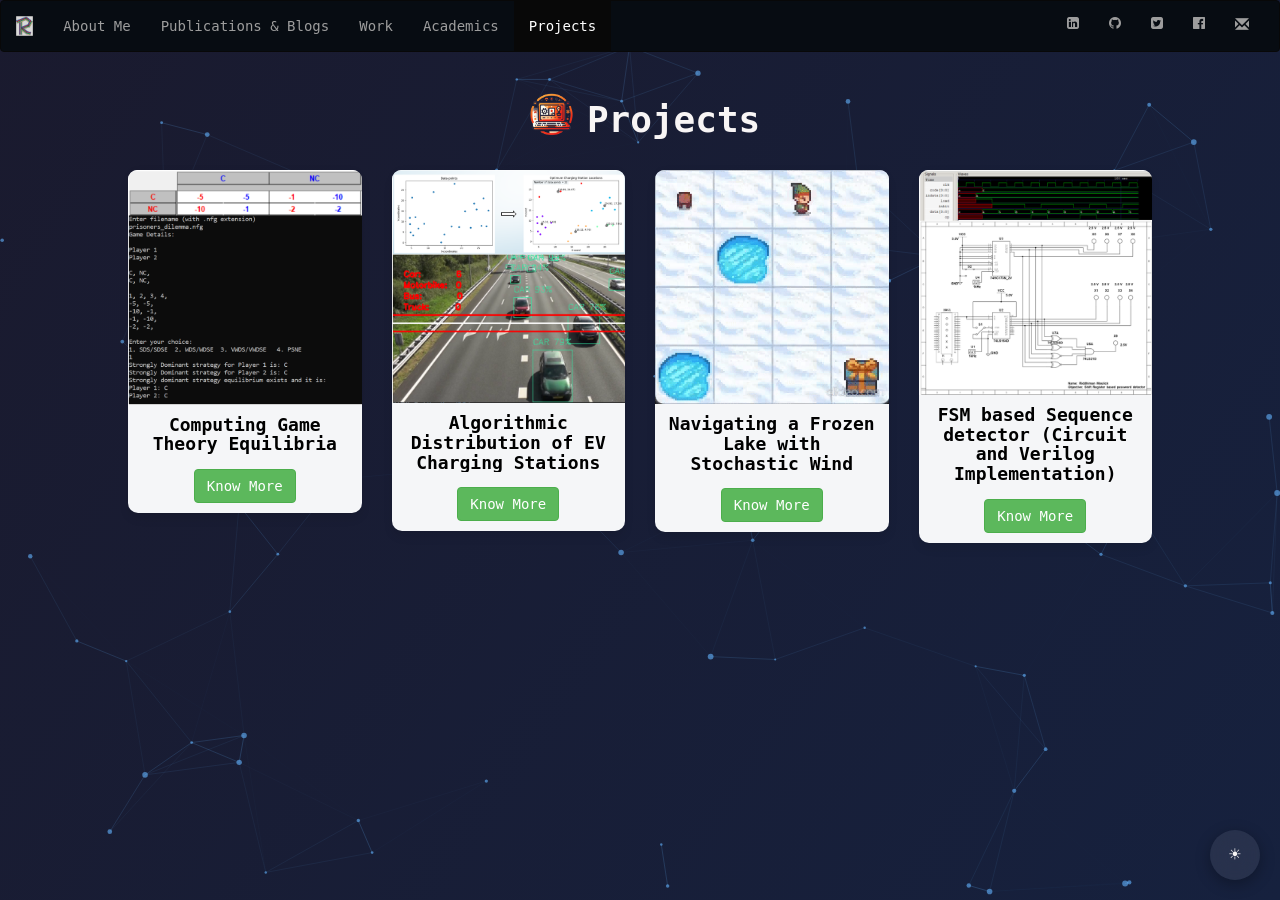
<file: projects/projects.html>
<html>
<head>
    <meta charset="utf-8">
    <meta http-equiv="X-UA-Compatible" content="IE=edge">
    <meta name="viewport" content="width=device-width, initial-scale=1, maximum-scale=1.0, userscalable=no">
	<title>Riddhiman Moulick</title>

	<link href="../css/bootstrap.min.css" rel="stylesheet">
    <link href="../css/my_styles.css" rel="stylesheet">
    <link rel="stylesheet" href="https://maxcdn.bootstrapcdn.com/font-awesome/4.4.0/css/font-awesome.min.css">
    <link rel="icon" href="../images/R_logo.png">
    <script src="../js/jquery2-2-0.js"></script>
	<script src="../js/bootstrap.min.js"></script>
    <script>
        $(function(){
            $("[data-toggle='tooltip']").tooltip();
        })
    </script>
</head>
<body>
    <!-- Network Background Canvas -->
    <canvas id="networkBg"></canvas>

    <nav id="main-nav" class="navbar navbar-inverse">  
        <div class="container-fluid">
            <div class="navbar-header">
              <button type="button" class="navbar-toggle" data-toggle="collapse" data-target=".bs-js-navbar-scrollspy">
              <span class="icon-bar"></span>
              <span class="icon-bar"></span>
              <span class="icon-bar"></span> 
              </button>
              <a class="navbar-brand" href="#">
                <img src="../images/R_logo.png" class="logo" alt="logo">
              </a>
            </div>
        <div class="collapse navbar-collapse bs-js-navbar-scrollspy" id="myNavbar">
          <ul class="nav navbar-nav">
            <li><a href="../index.html">About Me</a></li>
            <li><a href="../publications/publications.html">Publications & Blogs</a></li>
            <li><a href="../experience/experience.html">Work</a></li>
            <li><a href="../education/education.html">Academics</a></li>
            <li class="active"><a href="#projects">Projects</a></li>
            <!-- <li><a href="#hobbies">Hobbies</a></li> -->
          </ul>
          <ul class="nav navbar-nav navbar-right">
            <li><a href="https://www.linkedin.com/in/riddhiman-moulick-072354204/" target="_blank"><i class="fa fa-linkedin-square"></i></a></li>
            <li><a href="https://github.com/Riddhiman-M" target="_blank"><i class="fa fa-github"></i></a></li>
            <li><a href="https://twitter.com/Riddhiman003" target="_blank"><i class="fa fa-twitter-square"></i></a></li>
            <li><a href="https://www.facebook.com/riddhiman.moulick/" target="_blank"><i class="fa fa-facebook-official"></i></a></li>
            <li><a href="mailto: riddhimanmoulick@gmail.com"><span class="glyphicon glyphicon-envelope" ></span></a></li>
          </ul>            
          <!-- <form class="navbar-form navbar-right">
             <div class="form-group">
                 <input type="text" class="form-control" placeholder="Search">
             </div>
             <button type="submit" class="btn btn-danger">Submit</button>
              </form> -->
        </div>  
       </div>  
     </nav>


     <div data-spy="scroll" data-target="#main-nav" data-offset="0" style="height: 100%; overflow-y: scroll;">

        <section id="projects">
            <!-- <h3><b>Projects</b></h3><br> -->
            <div class="row">
                <!-- <h3 class="bd-title top-spacing section-title"><b><u>Projects</u></b></h3><br> -->
                <div class="typing-container3">
                  <img src="../images/project_icon.png" alt="project_icon" height="55px">
                  <h1><b><span id="sentence" class="sentence">Projects</span></b></h1>
                </div>
                <div class="col-sm-6 col-md-3">
                    <div class="card h-100 shadow-sm mb-4"> <img
                            src="../images/GameTheory_Proj.png"
                            class="card-img-top" alt="...">
                        <div class="card-body">
                            <h4 class="card-title"><strong>Computing Game Theory Equilibria</strong></h3>
                            <br>
                            <a href="https://github.com/Riddhiman-M/GameTheory-Equilibria" target="_blank" class="btn btn-success">Know More</a>
                        </div>
                    </div>
                </div>
                <div class="col-sm-6 col-md-3">
                    <div class="card h-100 shadow-sm mb-4"> <img
                            src="../images/EV_Proj.png"
                            class="card-img-top" alt="...">
                        <div class="card-body">
                            <h4 class="card-title"><strong>Algorithmic Distribution of EV Charging Stations</strong></h3>
                            <br>
                            <a href="https://github.com/Riddhiman-M/EV_Dev" target="_blank" class="btn btn-success">Know More</a>
                        </div>
                    </div>
                </div>
                <div class="col-sm-6 col-md-3">
                  <div class="card h-100 shadow-sm mb-4"> <img
                          src="../images/RL_image_cropped.gif"
                          class="card-img-top" alt="..."
                          style="margin-left: auto; margin-right: auto;">
                      <div class="card-body">
                          <h4 class="card-title"><strong>Navigating a Frozen Lake with Stochastic Wind</strong></h3>
                          <br>
                          <a href="https://github.com/Riddhiman-M/RL1-Frozen-Lake-with-Stochastic-Wind" target="_blank" class="btn btn-success">Know More</a>
                      </div>
                  </div>
              </div>
                <div class="col-sm-6 col-md-3">
                    <div class="card h-100 shadow-sm mb-4"> <img
                            src="../images/CodeDetectorVerilog.png"
                            class="card-img-top" alt="...">
                        <div class="card-body">
                            <h4 class="card-title"><strong>FSM based Sequence detector (Circuit and Verilog Implementation)</strong></h3>
                            <br>
                            <a href="https://github.com/Riddhiman-M/Hardware-Modelling" target="_blank" class="btn btn-success">Know More</a>
                        </div>
                    </div>
                </div>
            </div>
        </section>

        <!-- <section id="hobbies">
            <p>Lorem ipsum dolor sit amet, consectetur adipiscing elit.
                Donec et egestas ante, quis aliquam elit. Ut eu facilisis arcu. Morbi elementum, leo eget rhoncus maximus, eros velit bibendum quam, at consectetur ante justo et risus.
                In hac habitasse platea dictumst. Praesent dolor erat, lacinia at mi in, tristique placerat urna. Mauris egestas justo ut odio molestie faucibus.
                Maecenas in nisi a odio accumsan hendrerit. Nunc euismod bibendum accumsan. Nulla lobortis feugiat lectus vel tempor.</p>
        </section> -->

        <!-- <div class="footer">
            <p style="color: #777;">© 2023 Riddhiman Moulick </p>
            <div class="centered-text">
                <i><h5><p id="conclusion1">All that glisters is not gold ~ Thomas Alva Edison</p></h5></i>
            </div>

            <div class="centered-text">
                <i><p style="font-family:'alexbrush'" id="conclusion2"> Thanks for visiting! </p></i>
            </div>
        </div> -->

        <!-- <div class="container" id="footer">
            <div class="row-1">
                <p style="color: #777;">© 2023 Riddhiman Moulick </p>
            </div>

            <div class="row-2">
                <i><h5><p id="conclusion1">All that glisters is not gold ~ Thomas Alva Edison</p></h5></i>
            </div>

            <div class="row-3">
                <i><p style="font-family:'alexbrush'" id="conclusion2"> Thanks for visiting! </p></i>
            </div>
        </div> -->


     </div>
     <div class ="footer1">
      <footer class="text-center text-lg-start">
          <!-- Grid container -->
          <!--
          <div class="container p-4 pb-0">
            <form action="">
              <div class="row">
                <div class="col-auto mb-4 mb-md-0">
                  <p class="pt-3">
                    <strong>Want to share some feedback or message? Feel free to do so below!</strong>
                  </p>
                </div> -->
        
                <!--
                  <div class="col-md-8 col-12 mb-md-0">
                  <div class="form-outline mb-4">
                    <input type="email" id="form5Example25" class="form-control" />
                  </div>
                </div> -->
                <!--Grid column-->
        
                <!--
                <div class="col-auto">
                  <button type="submit" class="btn btn-primary mb-4">
                    Send
                  </button>
                </div>
              </div>
            </form>
          </div>
          -->
          <!-- Grid container -->
        
          <!-- Copyright -->
          <div class="text-center p-3" style="background-color: rgba(17, 30, 12, 0.2);">
            <!-- © 2026 Copyright:
            <a class="text-dark" href="#">Riddhiman Moulick</a> -->
          </div>
          <!-- Copyright -->
        </footer>
   </div>

    <!-- Theme Toggle Button -->
    <button class="theme-toggle" id="themeToggle" aria-label="Toggle theme">🌙</button>

    <script>
        const toggle = document.getElementById('themeToggle');
        const root = document.documentElement;
        const savedTheme = localStorage.getItem('theme') || 'dark';
        root.setAttribute('data-theme', savedTheme);
        toggle.textContent = savedTheme === 'light' ? '🌙' : '☀️';
        toggle.addEventListener('click', () => {
            const next = root.getAttribute('data-theme') === 'light' ? 'dark' : 'light';
            root.setAttribute('data-theme', next);
            localStorage.setItem('theme', next);
            toggle.textContent = next === 'light' ? '🌙' : '☀️';
        });

        const canvas = document.getElementById('networkBg');
        const ctx = canvas.getContext('2d');
        let particles = [];
        function resize() { canvas.width = window.innerWidth; canvas.height = window.innerHeight; }
        function getColors() {
            const isLight = root.getAttribute('data-theme') === 'light';
            return { bg1: isLight ? '#667eea' : '#1a1a2e', bg2: isLight ? '#764ba2' : '#16213e',
                particle: isLight ? 'rgba(255,255,255,0.7)' : 'rgba(100,180,255,0.6)',
                line: isLight ? 'rgba(255,255,255,' : 'rgba(100,180,255,' };
        }
        class Particle {
            constructor() { this.x = Math.random() * canvas.width; this.y = Math.random() * canvas.height;
                this.vx = (Math.random() - 0.5) * 0.5; this.vy = (Math.random() - 0.5) * 0.5; this.radius = Math.random() * 2 + 1; }
            update() { this.x += this.vx; this.y += this.vy;
                if (this.x < 0 || this.x > canvas.width) this.vx *= -1;
                if (this.y < 0 || this.y > canvas.height) this.vy *= -1; }
            draw(c) { ctx.beginPath(); ctx.arc(this.x, this.y, this.radius, 0, Math.PI * 2); ctx.fillStyle = c; ctx.fill(); }
        }
        function init() { resize(); particles = [];
            for (let i = 0; i < Math.min(Math.floor((canvas.width * canvas.height) / 15000), 100); i++) particles.push(new Particle()); }
        function animate() {
            const c = getColors();
            const g = ctx.createLinearGradient(0, 0, canvas.width, canvas.height);
            g.addColorStop(0, c.bg1); g.addColorStop(1, c.bg2);
            ctx.fillStyle = g; ctx.fillRect(0, 0, canvas.width, canvas.height);
            particles.forEach(p => { p.update(); p.draw(c.particle); });
            for (let i = 0; i < particles.length; i++) for (let j = i + 1; j < particles.length; j++) {
                const dx = particles[i].x - particles[j].x, dy = particles[i].y - particles[j].y, d = Math.sqrt(dx*dx + dy*dy);
                if (d < 150) { ctx.beginPath(); ctx.moveTo(particles[i].x, particles[i].y); ctx.lineTo(particles[j].x, particles[j].y);
                    ctx.strokeStyle = c.line + ((1 - d/150) * 0.5) + ')'; ctx.lineWidth = 0.5; ctx.stroke(); } }
            requestAnimationFrame(animate);
        }
        window.addEventListener('resize', init); init(); animate();
    </script>

</body>
</html>
</file>
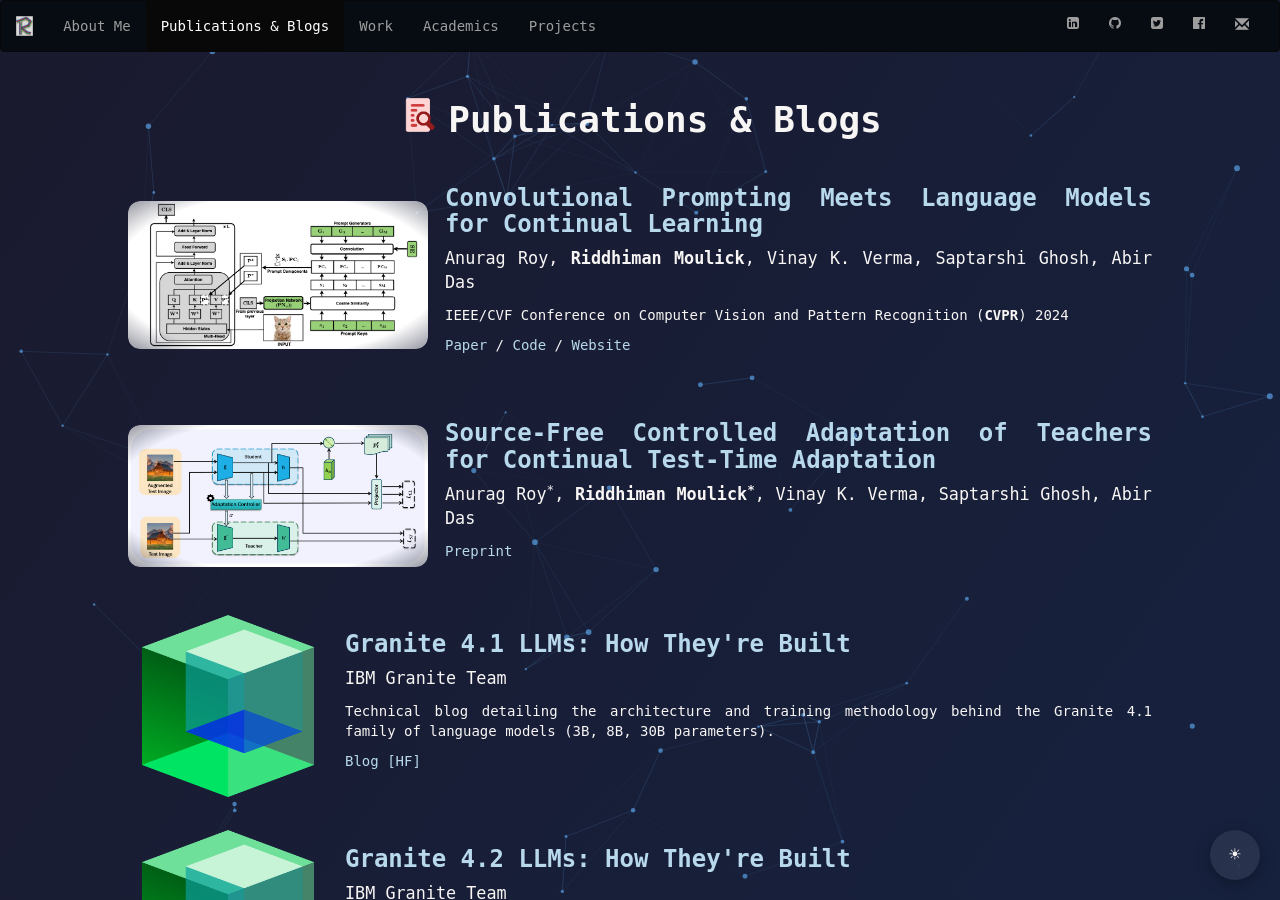
<file: publications/publications.html>
<html>
<head>
    <meta charset="utf-8">
    <meta http-equiv="X-UA-Compatible" content="IE=edge">
    <meta name="viewport" content="width=device-width, initial-scale=1, maximum-scale=1.0, userscalable=no">
	<title>Riddhiman Moulick</title>

	<link href="../css/bootstrap.min.css" rel="stylesheet">
    <link href="../css/my_styles.css" rel="stylesheet">
    <link rel="stylesheet" href="https://maxcdn.bootstrapcdn.com/font-awesome/4.4.0/css/font-awesome.min.css">
    <link rel="icon" href="../images/R_logo.png">
    <script src="../js/jquery2-2-0.js"></script>
	<script src="../js/bootstrap.min.js"></script>
    <script>
        $(function(){
            $("[data-toggle='tooltip']").tooltip();
        })
    </script>
    <script src="../js/my_styles.js"></script>
</head>
<body>
    <!-- Network Background Canvas -->
    <canvas id="networkBg"></canvas>

    <nav id="main-nav" class="navbar navbar-inverse">  
        <div class="container-fluid">
            <div class="navbar-header">
              <button type="button" class="navbar-toggle" data-toggle="collapse" data-target=".bs-js-navbar-scrollspy">
              <span class="icon-bar"></span>
              <span class="icon-bar"></span>
              <span class="icon-bar"></span> 
              </button>
              <a class="navbar-brand" href="#">
                <img src="../images/R_logo.png" class="logo" alt="logo">
              </a>
            </div>
        <div class="collapse navbar-collapse bs-js-navbar-scrollspy" id="myNavbar">
          <ul class="nav navbar-nav">
            <li><a href="../index.html">About Me</a></li>
            <li  class="active"><a href="#publications">Publications & Blogs</a></li>
            <li><a href="../experience/experience.html">Work</a></li>
            <li><a href="../education/education.html">Academics</a></li>
            <li><a href="../projects/projects.html">Projects</a></li>
            <!-- <li><a href="#hobbies">Hobbies</a></li> -->
          </ul>
          <ul class="nav navbar-nav navbar-right">
            <li><a href="https://www.linkedin.com/in/riddhiman-moulick-072354204/" target="_blank"><i class="fa fa-linkedin-square"></i></a></li>
            <li><a href="https://github.com/Riddhiman-M" target="_blank"><i class="fa fa-github"></i></a></li>
            <li><a href="https://twitter.com/Riddhiman003" target="_blank"><i class="fa fa-twitter-square"></i></a></li>
            <li><a href="https://www.facebook.com/riddhiman.moulick/" target="_blank"><i class="fa fa-facebook-official"></i></a></li>
            <li><a href="mailto: riddhimanmoulick@gmail.com"><span class="glyphicon glyphicon-envelope" ></span></a></li>
          </ul>            
          <!-- <form class="navbar-form navbar-right">
             <div class="form-group">
                 <input type="text" class="form-control" placeholder="Search">
             </div>
             <button type="submit" class="btn btn-danger">Submit</button>
              </form> -->
        </div>  
       </div>  
     </nav>


     <div data-spy="scroll" data-target="#main-nav" data-offset="0" style="height: 100%; overflow-y: scroll;">
  
        <section id="publications">
            <!-- <h3 class="bd-title top-spacing section-title"><b><u>Publications</u></b></h3> -->
            <div class="typing-container2">
              <img src="../images/publication_icon.png" alt="publication_icon" height="40px">
              <h1><b> </b></h1>
              <h1><b><span id="sentence" class="sentence">Publications & Blogs</span></b></h1>
            </div>
            <!-- <script>
              window.onload = function() {
                const sentence = "Publications";
                const eleRef = "#sentence";
                typeSentence(sentence, eleRef);
              };
            </script> -->
            <div class="about">
                <img class="self" src="../images/ConvPrompt.png" alt="self" width="300px" id="Me">
                <div class="media">
                       <a class="pull-left" href="#">
                            <img class="self" src="../images/ConvPrompt.png" alt="self" width="300px">
                       </a>
                    <div class="media-body">
                    <h3 class="mt-0"><b><a href="https://arxiv.org/abs/2403.20317" target="_blank">Convolutional Prompting Meets Language Models for Continual Learning</a></b></h3>
                        <p style="font-size: 1.2em;">Anurag Roy, <b>Riddhiman Moulick</b>, Vinay K. Verma, Saptarshi Ghosh, Abir Das
                        </p>
                        <p>
                            IEEE/CVF Conference on Computer Vision and Pattern Recognition (<b>CVPR</b>) 2024
                        </p>
                        <div class="button-container" style="flex-direction: column;">
                          <!-- <a href="info/Riddhiman_Resume_23.pdf" target="_blank"><button type="button" class="btn btn-info">View Resume</button></a> -->
                          <p>
                          <a href="https://arxiv.org/abs/2403.20317" target="_blank">Paper</a>
                          /
                          <a href="https://github.com/CVIR/ConvPrompt" target="_blank">Code</a>
                          /
                          <a href="https://cvir.github.io/projects/convprompt" target="_blank">Website</a>
                          <!-- <i>(coming soon!)</i> -->
                        </p>
                        </div>
                        <br>
                    </div>
                </div>
                <div class="media">
                       <a class="pull-left" href="#">
                            <img class="self" src="../images/ctta_image.png" alt="self" width="300px">
                       </a>
                    <div class="media-body">
                    <h3 class="mt-0"><b><a href="https://arxiv.org/abs/2607.23735" target="_blank">Source-Free Controlled Adaptation of Teachers for Continual Test-Time Adaptation</a></b></h3>
                        <p style="font-size: 1.2em;">Anurag Roy<sup>*</sup>, <b>Riddhiman Moulick<sup>*</sup></b>, Vinay K. Verma, Saptarshi Ghosh, Abir Das
                        </p>
                        <div class="button-container" style="flex-direction: column;">
                          <!-- <a href="info/Riddhiman_Resume_23.pdf" target="_blank"><button type="button" class="btn btn-info">View Resume</button></a> -->
                          <p>
                          <a href="https://arxiv.org/abs/2607.23735" target="_blank">Preprint</a>
                          <!-- <i>(coming soon!)</i> -->
                        </p>
                        </div>
                        <br>
                    </div>
                </div>
                <div class="media">
                       <a class="pull-left" href="#">
                            <img class="self" src="../images/granite.png" alt="granite" width="200px">
                       </a>
                    <div class="media-body">
                    <h3 class="mt-0"><b><a href="https://huggingface.co/blog/ibm-granite/granite-4-1" target="_blank">Granite 4.1 LLMs: How They're Built</a></b></h3>
                        <p style="font-size: 1.2em;">IBM Granite Team
                        </p>
                        <p>
                            Technical blog detailing the architecture and training methodology behind the Granite 4.1 family of language models (3B, 8B, 30B parameters).
                        </p>
                        <div class="button-container" style="flex-direction: column;">
                          <p>
                          <a href="https://huggingface.co/blog/ibm-granite/granite-4-1" target="_blank">Blog [HF]</a>
                        </p>
                        </div>
                        <br>
                    </div>
                </div>
                <div class="media">
                       <a class="pull-left" href="#">
                            <img class="self" src="../images/granite.png" alt="granite" width="200px">
                       </a>
                    <div class="media-body">
                    <h3 class="mt-0"><b><a href="https://huggingface.co/blog/ibm-granite/granite-4-2" target="_blank">Granite 4.2 LLMs: How They're Built</a></b></h3>
                        <p style="font-size: 1.2em;">IBM Granite Team
                        </p>
                        <p>
                            Technical blog detailing the Granite 4.2 reasoning models with thinking/non-thinking switch and native tool calling capabilities.
                        </p>
                        <div class="button-container" style="flex-direction: column;">
                          <p>
                          <a href="https://huggingface.co/blog/ibm-granite/granite-4-2" target="_blank">Blog [HF]</a>
                        </p>
                        </div>
                        <br>
                    </div>
                </div>
            </div>
        </section>


     </div>
     <div class ="footer1">
        <footer class="text-center text-lg-start">
          
            <!-- Copyright -->
            <div class="text-center p-3" style="background-color: rgba(17, 30, 12, 0.2);">
              <!-- © 2026 Copyright:
              <a class="text-dark" href="#">Riddhiman Moulick</a> -->
            </div>
            <!-- Copyright -->
          </footer>
     </div>

    <!-- Theme Toggle Button -->
    <button class="theme-toggle" id="themeToggle" aria-label="Toggle theme">🌙</button>

    <script>
        const toggle = document.getElementById('themeToggle');
        const root = document.documentElement;
        const savedTheme = localStorage.getItem('theme') || 'dark';
        root.setAttribute('data-theme', savedTheme);
        toggle.textContent = savedTheme === 'light' ? '🌙' : '☀️';
        toggle.addEventListener('click', () => {
            const next = root.getAttribute('data-theme') === 'light' ? 'dark' : 'light';
            root.setAttribute('data-theme', next);
            localStorage.setItem('theme', next);
            toggle.textContent = next === 'light' ? '🌙' : '☀️';
        });

        const canvas = document.getElementById('networkBg');
        const ctx = canvas.getContext('2d');
        let particles = [];
        function resize() { canvas.width = window.innerWidth; canvas.height = window.innerHeight; }
        function getColors() {
            const isLight = root.getAttribute('data-theme') === 'light';
            return { bg1: isLight ? '#667eea' : '#1a1a2e', bg2: isLight ? '#764ba2' : '#16213e',
                particle: isLight ? 'rgba(255,255,255,0.7)' : 'rgba(100,180,255,0.6)',
                line: isLight ? 'rgba(255,255,255,' : 'rgba(100,180,255,' };
        }
        class Particle {
            constructor() { this.x = Math.random() * canvas.width; this.y = Math.random() * canvas.height;
                this.vx = (Math.random() - 0.5) * 0.5; this.vy = (Math.random() - 0.5) * 0.5; this.radius = Math.random() * 2 + 1; }
            update() { this.x += this.vx; this.y += this.vy;
                if (this.x < 0 || this.x > canvas.width) this.vx *= -1;
                if (this.y < 0 || this.y > canvas.height) this.vy *= -1; }
            draw(c) { ctx.beginPath(); ctx.arc(this.x, this.y, this.radius, 0, Math.PI * 2); ctx.fillStyle = c; ctx.fill(); }
        }
        function init() { resize(); particles = [];
            for (let i = 0; i < Math.min(Math.floor((canvas.width * canvas.height) / 15000), 100); i++) particles.push(new Particle()); }
        function animate() {
            const c = getColors();
            const g = ctx.createLinearGradient(0, 0, canvas.width, canvas.height);
            g.addColorStop(0, c.bg1); g.addColorStop(1, c.bg2);
            ctx.fillStyle = g; ctx.fillRect(0, 0, canvas.width, canvas.height);
            particles.forEach(p => { p.update(); p.draw(c.particle); });
            for (let i = 0; i < particles.length; i++) for (let j = i + 1; j < particles.length; j++) {
                const dx = particles[i].x - particles[j].x, dy = particles[i].y - particles[j].y, d = Math.sqrt(dx*dx + dy*dy);
                if (d < 150) { ctx.beginPath(); ctx.moveTo(particles[i].x, particles[i].y); ctx.lineTo(particles[j].x, particles[j].y);
                    ctx.strokeStyle = c.line + ((1 - d/150) * 0.5) + ')'; ctx.lineWidth = 0.5; ctx.stroke(); } }
            requestAnimationFrame(animate);
        }
        window.addEventListener('resize', init); init(); animate();
    </script>

</body>
</html>
</file>
<file: css/my_styles.css>
/* Network background canvas */
#networkBg {
    position: fixed;
    top: 0;
    left: 0;
    width: 100%;
    height: 100%;
    z-index: -1;
    pointer-events: none;
}

/* Theme variables */
:root {
    --bg-gradient-1: #1a1a2e;
    --bg-gradient-2: #16213e;
    --bg-gradient-3: #0f3460;
    --bg-gradient-4: #1a1a2e;
    --text-primary: #f8f5f5;
    --text-secondary: #b8d8ec;
    --card-bg: rgba(255, 255, 255, 0.08);
    --card-border: rgba(255, 255, 255, 0.1);
    --nav-bg: rgba(0, 0, 0, 0.3);
    --footer-bg: rgba(0, 0, 0, 0.2);
}

:root[data-theme="light"] {
    --bg-gradient-1: #667eea;
    --bg-gradient-2: #764ba2;
    --bg-gradient-3: #6B8DD6;
    --bg-gradient-4: #8E37D7;
    --text-primary: #ffffff;
    --text-secondary: #e8f4ff;
    --card-bg: rgba(255, 255, 255, 0.15);
    --card-border: rgba(255, 255, 255, 0.2);
    --nav-bg: rgba(0, 0, 0, 0.2);
    --footer-bg: rgba(0, 0, 0, 0.15);
}

/* Animated gradient background */
@keyframes gradientShift {
    0% { background-position: 0% 50%; }
    50% { background-position: 100% 50%; }
    100% { background-position: 0% 50%; }
}

.container{
    display: flex;
    justify-content: center;
}

.typing-container {
    display: flex;
    justify-content: center;
    margin-top: 80px;
    width: 100%;
    /* padding-left: 50px; */
    /* background: #333b3b; */
    color: #ffffff;
    padding-top: 7px;
}

.typing-container img {
    margin-right: 10px; /* Adjust spacing between the image and text if needed */
  }

.typing-container2 {
    display: flex;
    align-items: center;
    justify-content: center;
}

.typing-container2 img {
    margin-right: 10px; /* Adjust spacing between the image and text if needed */
  }

  .typing-container3 {
    display: flex;
    align-items: center;
    justify-content: center;
    margin-bottom: 20px;
}

.typing-container3 img {
    margin-right: 10px; /* Adjust spacing between the image and text if needed */
  }

.input-cursor {
    display: inline-block;
    margin-top: 18px;
    width: 2px;
    height: 35px;
    background-color: white;
    margin-left: 8px;
}

@keyframes blink {
    0% {opacity: 1;}
    40% {opacity: 1;}
    60% {opacity: 0;}
    100% {opacity: 0;}
  }

.input-cursor { 
  animation: blink .6s linear infinite alternate;
}

#navbar {
    
    position: fixed;
    top: 0;
    width: 80%;
    margin-left: auto;
    margin-right: auto;
    margin: 0 auto;
    padding-top: 10px;
    /* text-align: center; */
}

.navbar{
    position: fixed;
    top: 0;
    width: 100%;
    margin: 0 auto;
    align-items: center;
    z-index: 999;
    background-color: #070C12;
}

.logo{
    display: block;
    height: auto;
    max-height: 100%;
    margin: 0 auto;
}

/* .fa::before{
    color: darkgray;
} */

.fa:hover{
    color: ghostwhite;
}

#about{
    margin-left: 10%;
}

.about #Me{
    display: none;
}

.media{
    display: flex;
    width: 100%;
    margin-left: auto;
    margin-right: auto;
    text-align: justify;
    align-items: center;
}

.self{
    margin-right: 0.5em;
    border-radius: 12px;
    object-fit: cover;
    box-shadow: 0 4px 20px rgba(0, 0, 0, 0.25);
    mask-image: radial-gradient(ellipse 90% 90% at center, black 60%, transparent 100%);
    -webkit-mask-image: radial-gradient(ellipse 90% 90% at center, black 60%, transparent 100%);
}

/* .button{
    display: flex;
    margin-left: auto;
    margin-right: auto;
    align-items: center;
} */

.button-container{
    display: flex;
    justify-content: center;
}

.btn-info{
    margin-top: 5px;
}

.btn-info:hover{
    transform: scale(1.05);
    box-shadow: 0px 0px 5px rgba(28, 88, 148, 0.805);
}

body {
    background: linear-gradient(-45deg, var(--bg-gradient-1), var(--bg-gradient-2), var(--bg-gradient-3), var(--bg-gradient-4));
    background-size: 400% 400%;
    animation: gradientShift 15s ease infinite;
    color: var(--text-primary);
    font-family: "Times New Roman", Times, serif;
    font-weight: 500;
    font-size: 1.6em;
    min-height: 100vh;
}

a {
    color: var(--text-secondary);
}

section{
    margin-top: 80px;
    width: 80%;
    margin-left: auto;
    margin-right: auto;
    text-align: justify;
    /* text-align: center; */
}

#experience{
    margin-left: 11%;
}

h4{
    display: inline-flex;
}

h5{
    display: inline-flex;
}

.content {
    flex: 1;
}



.grp{
    display: inline-block;
}

.logo2{
    height: 1em;
    width: auto;
    margin-right: 0.5em;
    vertical-align: middle;
}

.intern-details {
    display: inline-flexbox;
    font-size: small;
    font-style: italic;
    vertical-align: baseline;
    margin-left: 0.5em; /* Adjust this value as needed */
  }


li {
    list-style-type: none;
    position: relative;    /* It's needed for setting position to absolute in the next rule.*/
}

li::before {
    /* content: '⬤'; */
    position: absolute;
    left: -2.7em;          /* Adjust this value so that it appears where you want.*/
    top: 0.55em;
    font-size: 0.5em;      /* Adjust this value so that it appears what size you want.*/
}

/*------------------------------------------*/

.timeline {
    position: relative;
    /* -webkit-border-radius: 4px;
    -moz-border-radius: 4px;
    border-radius: 4px; */
    padding: 5rem;                  /*How far from the top of the timeline the 1st box is*/
    padding-bottom: 0;
    margin: 3rem auto 1rem auto;    /*Spacing between timeline start and prev element: top, right, bottom, left*/
    overflow: hidden;
}
.timeline:after {
    content: "";
    position: absolute;
    top: 0;
    left: 50%;
    margin-left: -2px;
    border-right: 2px dashed #4b546f;
    height: 100%;
    display: block;
    z-index: 33;
}

.timeline-row {
    padding-left: 50%;
    position: relative;
    margin-bottom: 30px; /*Vertical separation b/w cards*/
}
.timeline-row .timeline-time {
    position: absolute;
    right: 50%;
    top: 14px;
    text-align: right;
    margin-right: 20px;
    color: #22252b;
    font-size: 1.5rem;
}

.timeline-row .timeline-content {
    position: relative;
    padding: 20px 20px;
    background: #f5f6f8;
    -webkit-border-radius: 8px;
    -moz-border-radius: 8px;
    border-radius: 8px;
    border: 2px solid black;
    display: flex;
    align-items: center;            /*Centers child elements vertically in content*/
    justify-content: center;        /*Centers child elements horizontally in content*/
    flex-direction: column;         /*Stacks differnet child elements vertically in col format*/
    text-align: justify;             /*Centers text content horizontally in given block*/
}
.timeline-row .timeline-content:after {
    content: "";
    position: absolute;
    top: 20px;
    height: 16px;
    width: 16px;
    background: #f5f6f8;
    border: 2px solid black;
}
.timeline-row .timeline-content:before {
    content: "";
    position: absolute;
    top: 20px;
    right: -51px;
    width: 20px;
    height: 20px;
    -webkit-border-radius: 100px;
    -moz-border-radius: 100px;
    border-radius: 100px;
    background: #f5f6f8;
    border: 2px dashed #4b546f;
    z-index: 50;
}
.timeline-row .timeline-content h4 {
    margin: 0 0 10px 0;
    overflow: hidden;
    /* white-space: wrap; */
    text-overflow: ellipsis;
    line-height: 150%;
}
.timeline-row .timeline-content p {
    margin-bottom: 20px;
    line-height: 150%;
}


.timeline-row .timeline-content img{
    width: 100px;
    padding: 5px;
    -webkit-border-radius: 150px;
    -moz-border-radius: 150px;
    border-radius: 150px;
    margin-bottom: 5px;
    display: inline-block;
}

.timeline-row .timeline-content .thumbs {
    margin-bottom: 20px;
    /* display: flex; */
}

.timeline-row .timeline-content .badge {
    font-size: 1em;
    color: #ffffff;
    border: 0px;
    background: linear-gradient(120deg, #00b5fd 0%, #0047b1 100%);
}

.badge:hover{
    transform: scale(1.05);
}

.timeline-row:nth-child(even) .timeline-content {
    margin-left: 39px;
    color: black;
}
/*Below is the left pointing arrow*/
.timeline-row:nth-child(even) .timeline-content:after {
    left: -10px;
    right: initial;
    border-bottom: 0;
    border-left: 0;
    transform: rotate(-135deg);
}
.timeline-row:nth-child(even) .timeline-content:before {
    left: -52px;
    right: initial;
}
.timeline-row:nth-child(odd) {
    padding-left: 0;
    padding-right: 50%;
    color: black;
}

.timeline-row:nth-child(even) .timeline-time {
    color: #f2f4f3;
}

.timeline-row:nth-child(odd) .timeline-time {
    right: auto;
    left: 50%;
    /* text-align: left; */
    margin-right: 0;
    margin-left: 20px;
    color:#f2f4f3
}
.timeline-row:nth-child(odd) .timeline-content {
    margin-right: 40px;
    color: black;
}
/*Below is the right pointing arrow*/
.timeline-row:nth-child(odd) .timeline-content:after {
    right: -10px;
    border-left: 0;
    border-bottom: 0;
    transform: rotate(45deg);
}

@media (max-width: 992px) {
    .about #Me{
        display:block;
        margin-left: auto;
        margin-right: auto;
        margin-top: 30px;
    }

    .media img{
        display: none;
    }
    .timeline {
        padding: 15px;
    }
    .timeline:after {
        border: 0;
    }
    .timeline .timeline-row:nth-child(odd) {
        padding: 0;
    }
    .timeline .timeline-row:nth-child(odd) .timeline-time {
        position: relative;
        top: 0;
        left: 0;
        margin: 0 0 10px 0;
    }
    .timeline .timeline-row:nth-child(odd) .timeline-content {
        margin: 0;
    }
    .timeline .timeline-row:nth-child(odd) .timeline-content:before {
        display: none;
    }
    .timeline .timeline-row:nth-child(odd) .timeline-content:after {
        display: none;
    }
    .timeline .timeline-row:nth-child(even) {
        padding: 0;
    }
    .timeline .timeline-row:nth-child(even) .timeline-time {
        position: relative;
        top: 0;
        left: 0;
        margin: 0 0 10px 0;
        text-align: left;
    }
    .timeline .timeline-row:nth-child(even) .timeline-content {
        margin: 0;
    }
    .timeline .timeline-row:nth-child(even) .timeline-content:before {
        display: none;
    }
    .timeline .timeline-row:nth-child(even) .timeline-content:after {
        display: none;
    }
}


#about {
    border: 2px solid rgb(252, 250, 250); /* You can adjust the thickness and color of the border as needed */
    border-radius: 10px; /* Optional: Add border radius for rounded corners */
    margin-top: 40px; /* Adjust the margin-top value to reduce the gap between sections */
    padding-left: 10px; /* Optional: Add some padding to give space between the content and the border */
    padding-right: 10px;
    padding-top: 0px;
    padding-bottom: 5px;
}

#notices ul li:before {
    content: "\f0a1"; /* Unicode for fa-bullhorn */
    font-family: "Font Awesome 5 Free";
    font-weight: 1000;
    font-size: 0.8em;
    left: 0em;
    top: 0.2em;
}

#notices {
    margin-top: 25px; /* Adjust the margin-top value to reduce the gap between sections */
}



.list-group li:before {
    content: "\f0a9"; /* Unicode for fa-arrow-circle-right */
    font-family: "Font Awesome 5 Free";
    font-weight: 900;
    position: absolute;
    left: 0;
    top: 0;
    font-size: 1em;
}

.list-group li {
    position: relative;
    padding-left: 25px; /* Adjust as needed */
}

/* --------------------------- */

.card {
    background: #f5f6f8;
    color:black;
    box-shadow: 0 6px 10px rgba(0, 0, 0, .08), 0 0 6px rgba(0, 0, 0, .05);
    transition: .3s transform cubic-bezier(.155, 1.105, .295, 1.12), .3s box-shadow, .3s -webkit-transform cubic-bezier(.155, 1.105, .295, 1.12);
    border: 0;
    border-radius: 1rem;
    margin-bottom: 10px;
    justify-content: center;
    /*left: auto;
    right: auto; */
}

.card-img,
.card-img-top {
    border-top-left-radius: calc(1rem - 1px);
    border-top-right-radius: calc(1rem - 1px);
}

.card h4 {
    overflow: hidden;
    margin: auto 10px 15px 10px;
    text-align: center;
}

.card-img-top {
    width: 100%;
    object-fit: contain;
    margin-bottom: 10px;
    margin-right: 15px;
}

.card-body{
    text-align: center;
}

.card:hover {
    transform: scale(1.05);
    box-shadow: 0 10px 20px rgba(0, 0, 0, .12), 0 4px 8px rgba(0, 0, 0, .06)
}

@media (max-width: 768px) {
    .card{
        max-width: 300px;
        margin-left: auto;
        margin-right: auto;
    }
}

@media (max-width: 1025px) {
    .btn {
        padding: 5px 40px 5px 40px;
    }
    .card{
        max-width: 300px;
        margin-left: auto;
        margin-right: auto;
    }
}

@media (max-width: 250px) {
    .btn {
        padding: 5px 30px 5px 30px;
    }
    .card{
        max-width: 300px;
        margin-left: auto;
        margin-right: auto;
    }
}

.btn-success:hover {
    background: none #148010;
    color: #ffffff;
    box-shadow: -1px 6px 13px rgba(43, 162, 7, 0.35);
}

.card-body .btn {
    margin-bottom: 10px;
  }

/* ---------------------------------------------- */

.container{
    margin-top: 80px;
    width: 100%;
    /* padding-left: 50px; */
    /* background: #333b3b; */
    color: #ffffff;
    padding-top: 7px;
    /* display: flex;
    text-align: center;
    justify-content: center; */
}  

@media (max-width: 1025px) {
    .container .btn-primary{
        margin-top: 5px;
    }
}


body {
    display: flex;
    flex-direction: column;
    font-family: 'Roboto Mono', monospace;
    font-size: 14px;
}

.content {
    flex: 1;
}

.footer {
    position: relative;
    bottom: 0;
    width: 100%;
    background-color: var(--footer-bg);
    text-align: center;
    margin-top: auto;
}

/* Theme toggle button */
.theme-toggle {
    position: fixed;
    bottom: 20px;
    right: 20px;
    width: 50px;
    height: 50px;
    border-radius: 50%;
    border: none;
    background: var(--card-bg);
    backdrop-filter: blur(10px);
    color: var(--text-primary);
    font-size: 1.4em;
    cursor: pointer;
    box-shadow: 0 4px 15px rgba(0, 0, 0, 0.3);
    transition: transform 0.3s ease, box-shadow 0.3s ease;
    z-index: 1000;
}

.theme-toggle:hover {
    transform: scale(1.1);
    box-shadow: 0 6px 20px rgba(0, 0, 0, 0.4);
}

/* Make the page take full height and push footer down */
html, body {
    height: 100%;
    margin: 0;
    padding: 0;
    min-height: 100%;
    display: flex;
    flex-direction: column;
}

body {
    flex: 1 0 auto;
    display: flex;
    flex-direction: column;
}

.footer1 {
    margin-top: auto;
}

.row-1{
    /* margin-left: -500px; */
    text-align: left;
}
.row-2{
    margin-top: 30px;
    /* margin-bottom: 20px; */
}
.row-3{
    margin-top: 60px;
    /* margin-bottom: 20px; */
}
</file>
